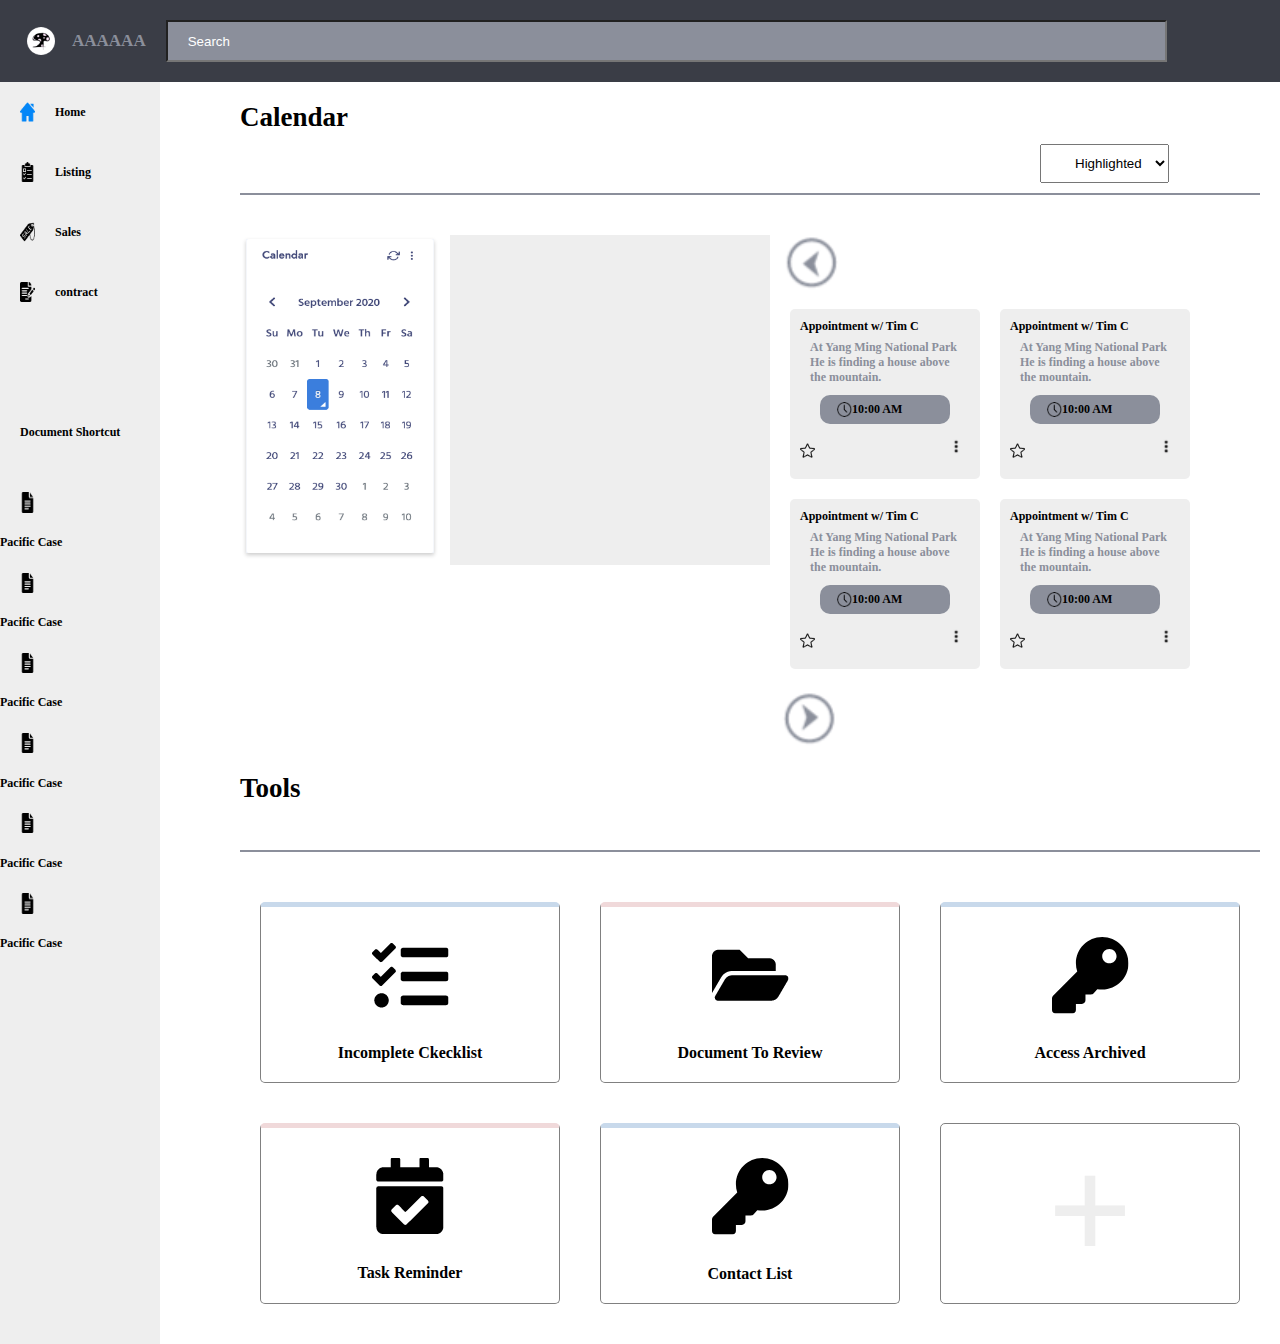
<file: index.html>
<!DOCTYPE html>
<html>
  <head>
    <link rel="stylesheet" href="tim-claire.css">
    <nav>
      <img src="Logo.png" id="pic1"/>
      <h1>AAAAAA</h1>
      <input placeholder="Search"></input>
      <img src="1.jpg" id="pic1"/>
      <img src="Icon6.png" id="pic1"/>
      <img src="Icon7.png" id="pic1"/>
    </nav>
  </head>
  <body>
    <div class="grid">
      <div class="grid1">
        <img src="Icon1.png" id="pic2"/>
        <h2>Home</h2>
        <img src="Icon2.png" id="pic2"/>
        <h2>Listing</h2>
        <img src="Icon3.png" id="pic2"/>
        <h2>Sales</h2>
        <img src="Icon4.png" id="pic2"/>
        <h2>contract</h2>

        <h2 id="h2-2">Document Shortcut</h2>
        <img src="Icon5.png" id="pic2"/>
        <h2>Pacific Case</h2>
        <img src="Icon5.png" id="pic2"/>
        <h2>Pacific Case</h2>
        <img src="Icon5.png" id="pic2"/>
        <h2>Pacific Case</h2>
        <img src="Icon5.png" id="pic2"/>
        <h2>Pacific Case</h2>
        <img src="Icon5.png" id="pic2"/>
        <h2>Pacific Case</h2>
        <img src="Icon5.png" id="pic2"/>
        <h2>Pacific Case</h2>

      </div>

      <div class="grid2">
        <div class="grid2-1">

          <div class="item1">
            <h3>Calendar</h3>
            <div class="custom-select" id="select">
              <select>
                <option value="0">Highlighted</option>
              </select>
            </div>
          </div>

          <div class="item2">
            <div id="item2-1">
              <img src="calendar.png" id="pic3"/>
            </div>

            <div id="item2-2"></div>

            <div id="item2-3">
              <div id="i3-1">
                <div id="i3-1-1">
                  <img src="Icon14.png"/>
                </div>

                <div id="i3-1-2">

                  <div id="box1">
                    <h2>Appointment w/ Tim C</h2>
                    <h6>At Yang Ming National Park He is finding a house above the mountain.</h6>
                    <div id="box1-1">
                      <div class="time">
                        <img src="Icon9.png" id="pic5"/>
                        <h2 id="h7">10:00 AM</h2>
                      </div>
                    </div>
                    <img src="Icon8.png" id="pic5"/>
                    <img src="Icon16.png" id="pic6"/>
                  </div>

                  <div id="box2">
                    <h2>Appointment w/ Tim C</h2>
                    <h6>At Yang Ming National Park He is finding a house above the mountain.</h6>
                    <div id="box1-1">
                      <div class="time">
                        <img src="Icon9.png" id="pic5"/>
                        <h2 id="h7">10:00 AM</h2>
                      </div>
                    </div>
                    <img src="Icon8.png" id="pic5"/>
                    <img src="Icon16.png" id="pic6"/>
                  </div>

                  <div id="box3">
                    <h2>Appointment w/ Tim C</h2>
                    <h6>At Yang Ming National Park He is finding a house above the mountain.</h6>
                    <div id="box1-1">

                      <div class="time">
                        <img src="Icon9.png" id="pic5"/>
                        <h2 id="h7">10:00 AM</h2>
                      </div>
                    </div>
                    <img src="Icon8.png" id="pic5"/>
                    <img src="Icon16.png" id="pic6"/>
                  </div>

                  <div id="box4">
                    <h2>Appointment w/ Tim C</h2>
                    <h6>At Yang Ming National Park He is finding a house above the mountain.</h6>
                    <div id="box1-1">
                      <div class="time">
                        <img src="Icon9.png" id="pic5"/>
                        <h2 id="h7">10:00 AM</h2>
                      </div>
                    </div>
                    <img src="Icon8.png" id="pic5"/>
                    <img src="Icon16.png" id="pic6"/>
                  </div>
                </div>

                <div id="i3-1-1">
                  <img src="Icon15.png"/>
                </div>

              </div>

              <div id="i3-2">
              </div>
            </div>
          </div>
        </div>

        <div class="grid2-1">
          <div class="item1">
            <h3>Tools</h3>
          </div>
          <div class="item2" id="item3">
            <div class="item2-4">
              <img src="Icon10.png" id="pic4"/>
              <h4>Incomplete Ckecklist</h4>
            </div>
            <div class="item2-5">
              <img src="Icon11.png" id="pic4"/>
              <h4>Document To Review</h4>
            </div>
            <div class="item2-4" id="item2-6">
              <img src="Icon12.png" id="pic4"/>
              <h4>Access Archived</h4>
            </div>
            <div class="item2-5" id="item2-7">
              <img src="Icon13.png" id="pic4"/>
              <h4>Task Reminder</h4>
            </div>
            <div class="item2-4" id="item2-8">
              <img src="Icon12.png" id="pic4"/>
              <h4>Contact List</h4>
            </div>
            <div id="item2-9">
              <h5>+</h5>
            </div>
          </div>
        </div>
      </div>
    </div>
  </body>
</html>
</file>
<file: tim-claire.css>
*{
  margin:0;
}

nav{
  background-color: #3A3D46;
  padding: 10px;
  display: flex;
  flex-direction: row;
}

#pic1{
  width: 28px;
  margin: 17px;
}

#pic2{
  width: 15px;
  margin: 20px;
}

#pic3{
  width: 200px;
}

#pic4{
  margin-top: 30px;
  display: block;
  margin-left: auto;
  margin-right: auto;
}

#pic5{
  width:15px;
}

#pic6{
  width:15px;
  margin-left: 130px;
}

h1{
  color: #8B8F9B;
  font-size: 17px;
  align-self: center;
}

h2{
  font-size: 12px;
  align-self: center;
  margin-right: 50px;
}

h3{
  font-size: 27px;

}

h4{
  margin-top: 30px;
  margin-bottom: 20px;
  text-align:center;
}

h5{
  text-align: center;
  color: #EEEEEE;
  font-size: 150px;
}

h6{
  color: #8B8F9B;
  font-size: 12px;
  margin-top: 6px;
  margin-right: 6px;
  margin-left: 10px;
}

#h2-2{
  margin-top: 100px;
  margin-right:0;
  margin-left: 20px;
  margin-bottom: 30px;
}

#h7{
  margin-right: 0px;
}

input{
  background-color: #8B8F9B;
  margin:10px;
  margin-left: 20px;
  padding-right: 800px;
  padding-left: 20px;
  margin-right: 100px;
}

::placeholder{
  color:white;
}

.grid{
  display:grid;
  grid-template-columns: 1fr 7fr;
  grid-template-rows: 1fr;
  grid-template-areas:
  "grid1 grid2";
}

.grid1{
  background-color: #EEEEEE;
  display: flex;
  flex-wrap: wrap;
  padding-bottom: 390px;
}

.grid2-1{
  display: grid;
  grid-template-columns: 1fr;
  grid-template-rows: 1fr 6fr;
  margin: 20px;
  margin-left: 80px;
}

.item1{
  border-bottom: #8B8F9B solid 2px;
  display: flex;
  flex-wrap: wrap;
}

.item2{
  display: grid;
  padding-top: 30px;
  grid-template-columns: 1fr 2fr 3fr;
  grid-template-rows: 1fr;
  grid-template-areas:
  "i1 i2 i3"
}

#item3{
  grid-template-columns: 1fr 1fr 1fr;
  grid-template-rows: 1fr 1fr;
  grid-template-areas:
  "i4 i5 i6"
  "i7 i8 i9";
}

#item2-1{
  grid-area: i1;
  margin-top: 10px;
}

#item2-2{
  grid-area: i2;
  width: 320px;
  height: 330px;
  background-color: #EEEEEE;
  margin: 10px;
}

#item2-3{
  grid-area: i3;
  display: flex;
  flex-direction: column;
}

#i3-1{
  display:flex;
  flex-wrap:wrap;
}

#i3-1-1{
  display: block;
  margin-top: auto;
  margin-bottom: auto;
}

#i3-1-2{
  display: grid;
  grid-template-columns: 1fr 1fr;
  grid-template-rows: 1fr 1fr;
  grid-template-areas:
  "box1 box2"
  "box3 box4";
}

#box1{
  grid-area:box1;
  background-color: #EEEEEE;
  width: 170px;
  height: 150px;
  margin: 10px;
  border-radius: 5px;
  padding:10px;
}

#box1-1{
  display: flex;
  flex-wrap: wrap;
  background-color: #8B8F9B;
  border-radius: 10px;
  width: 130px;
  display: block;
  margin-left: auto;
  margin-right: auto;
}

#box2{
  grid-area:box2;
  background-color: #EEEEEE;
  width: 170px;
  height: 150px;
  margin: 10px;
  border-radius: 5px;
  padding:10px;
}

#box3{
  grid-area:box3;
  background-color: #EEEEEE;
  width: 170px;
  height: 150px;
  margin: 10px;
  border-radius: 5px;
  padding:10px;
}

#box4{
  grid-area:box4;
  background-color: #EEEEEE;
  width: 170px;
  height: 150px;
  margin: 10px;
  border-radius: 5px;
  padding:10px;
}

.item2-4{
  grid-area: i4;
  margin: 20px;
  border: 1px solid gray;
  border-radius: 5px;
  border-top: 5px solid #C8D9EB;
}

.item2-5{
  grid-area: i5;
  margin: 20px;
  border: 1px solid gray;
  border-radius: 5px;
  border-top: 5px solid #F0D9DA;
}

#item2-6{
  grid-area: i6;
}

#item2-7{
  grid-area: i7;
}

#item2-8{
  grid-area: i8;
}

#item2-9{
  margin: 20px;
  border: 1px solid gray;
  border-radius: 5px;
  grid-area: i9;
}

.custom-select{
  margin-left: 800px;
}

select{
  padding: 10px;
  padding-left: 30px;
}

.time{
  display: flex;
  margin: 10px;
  padding:7px;
}
</file>
